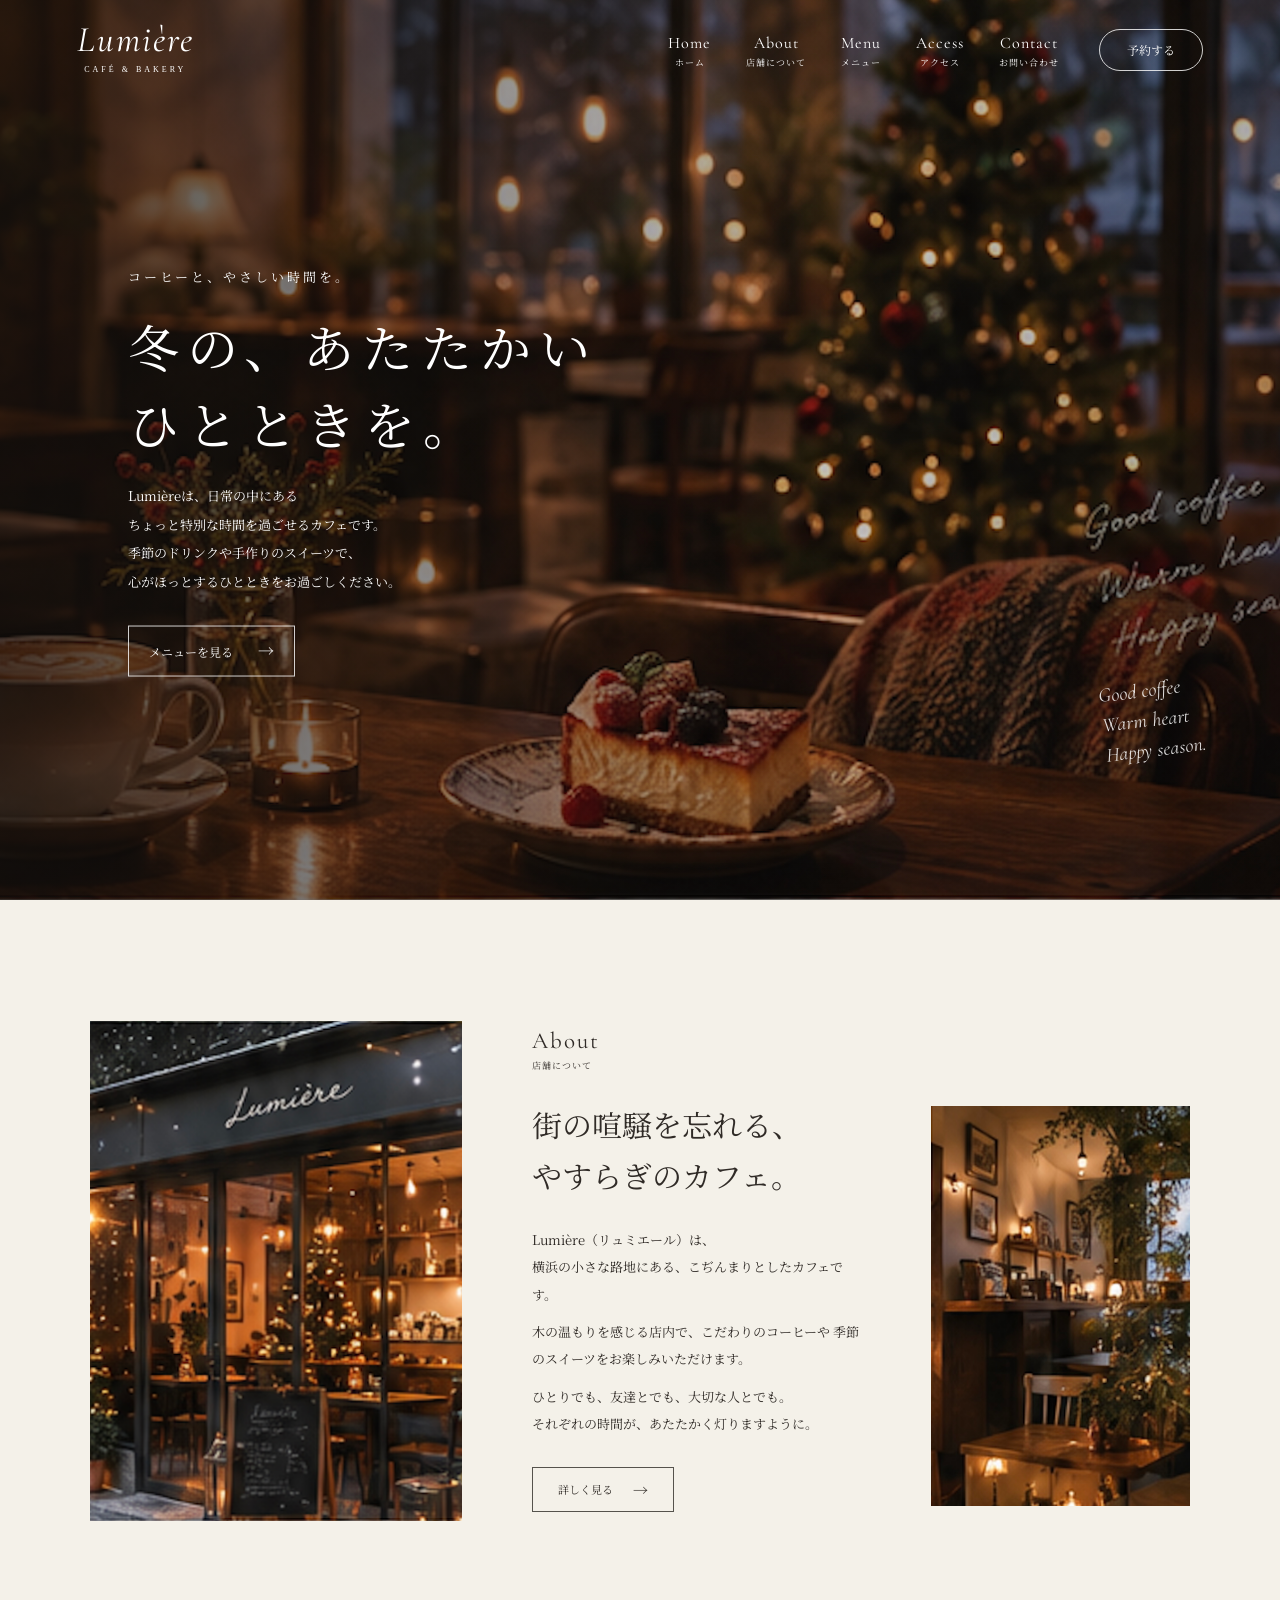
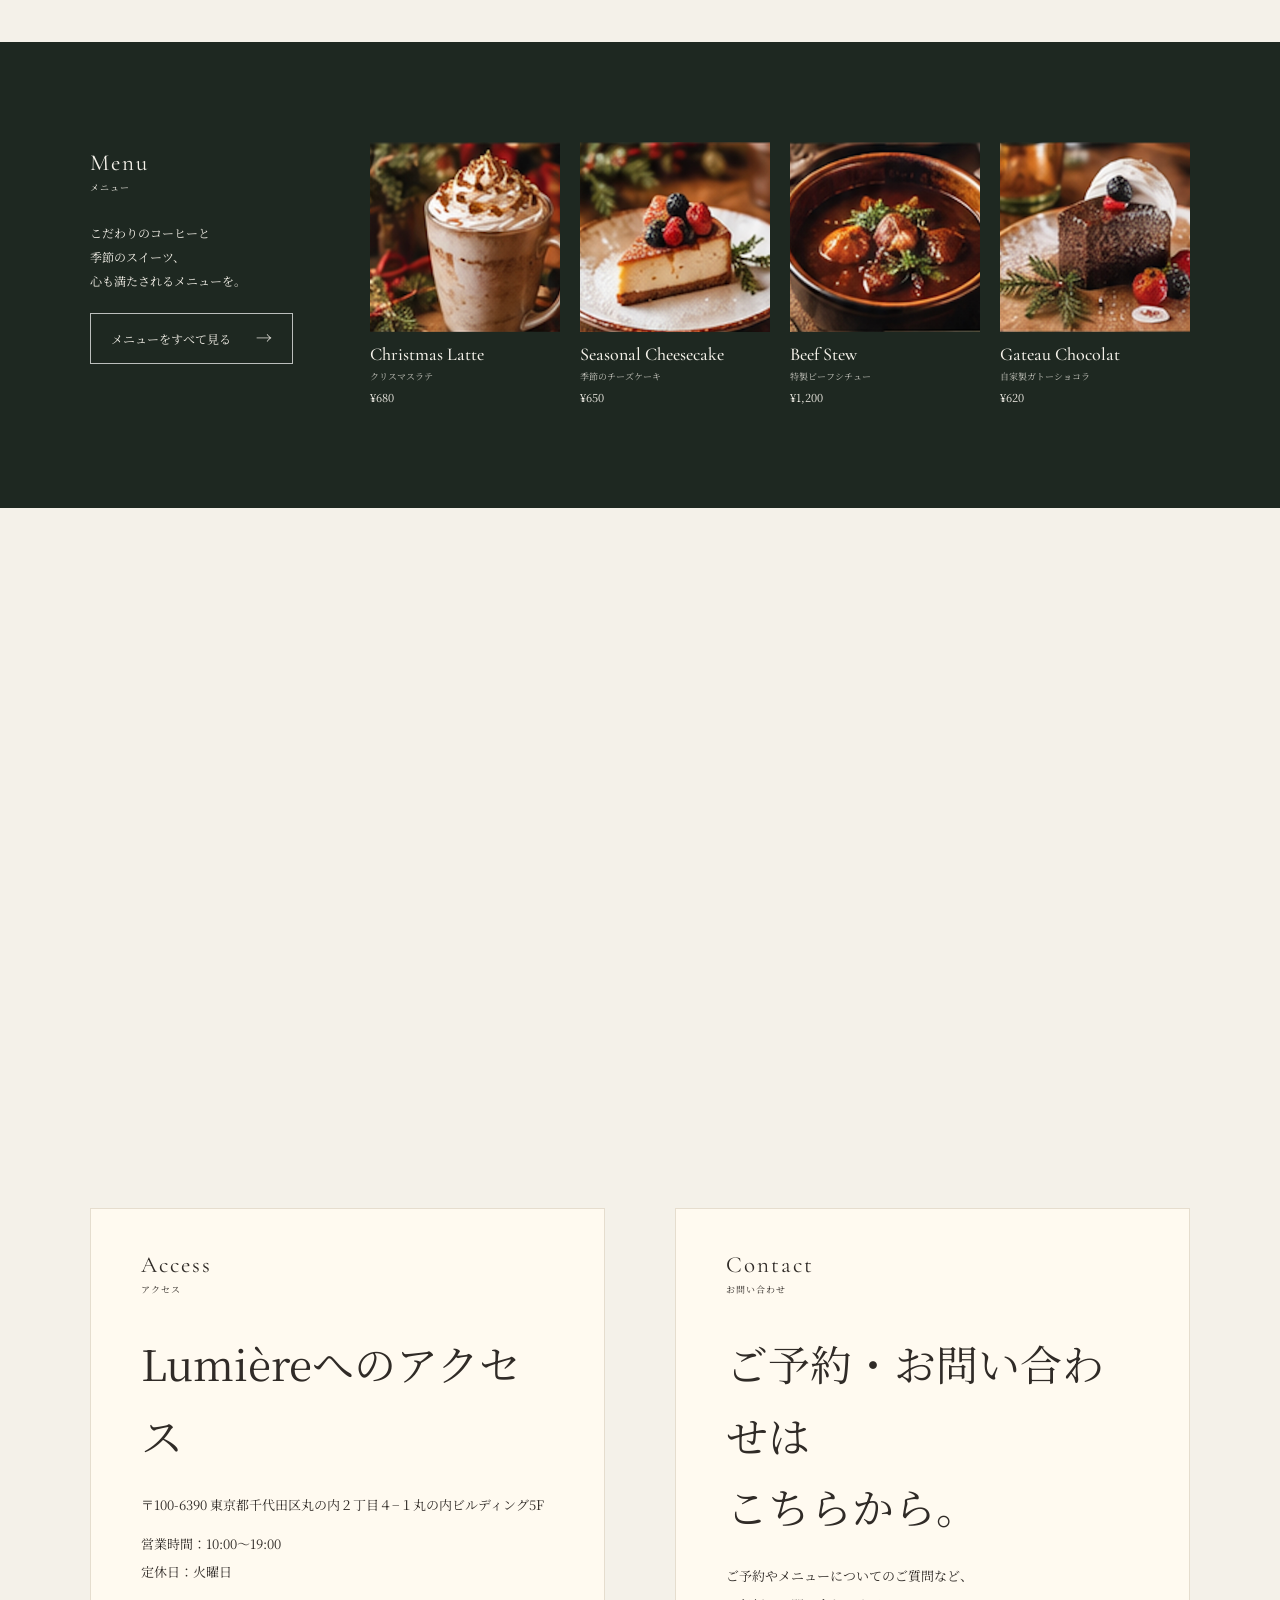
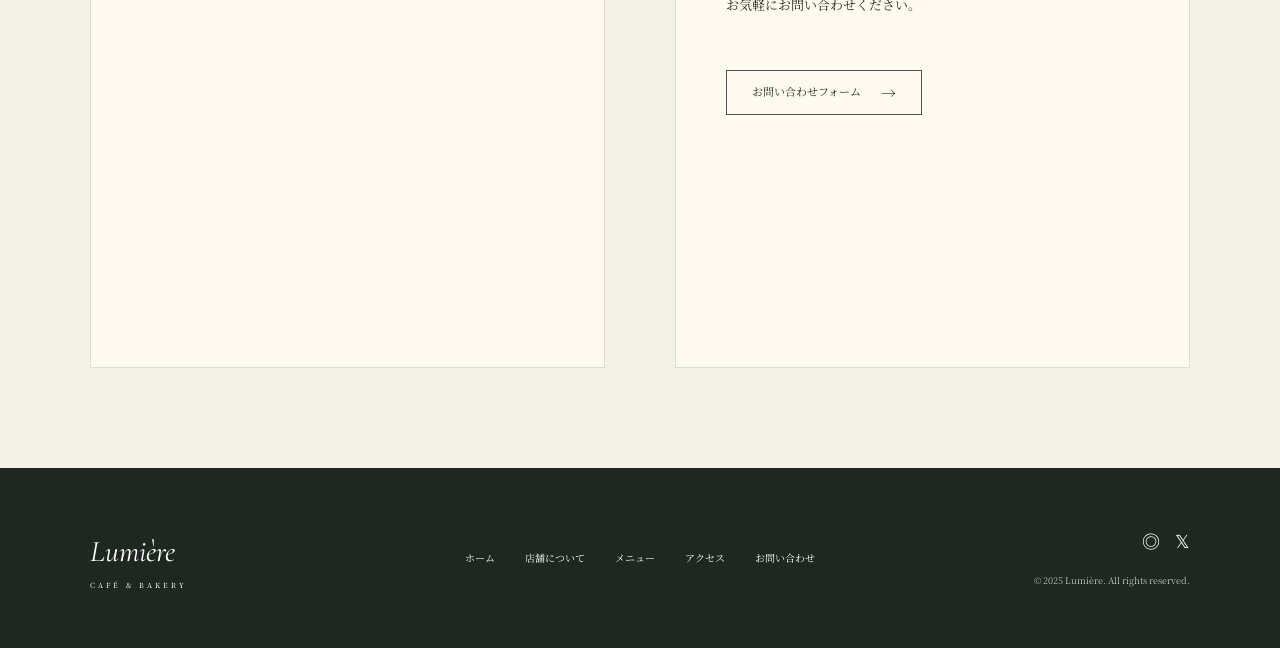
<file: index.html>
<!DOCTYPE html>
<html lang="ja">
<head>
    <meta charset="UTF-8">
    <meta name="viewport" content="width=device-width, initial-scale=1.0">

    <title>Lumière | Café & Bakery</title>

    <meta
        name="description"
        content="Lumièreは、日常の中にあるちょっと特別な時間を過ごせるカフェです。"
    >

    <link rel="stylesheet" href="style.css">

    <!-- Google Fonts -->
    <link rel="preconnect" href="https://fonts.googleapis.com">
    <link rel="preconnect" href="https://fonts.gstatic.com" crossorigin>
    <link href="https://fonts.googleapis.com/css2?family=Cormorant+Garamond:wght@400;500;600&family=Noto+Serif+JP:wght@400;500;600&display=swap" rel="stylesheet">
</head>

<body>

<!-- =========================
     Header
========================= -->

<header class="header">

    <a href="#" class="logo">
        <span class="logo-main">Lumière</span>
        <span class="logo-sub">CAFÉ & BAKERY</span>
    </a>

    <nav class="nav">
        <a href="#home">Home<span>ホーム</span></a>
        <a href="#about">About<span>店舗について</span></a>
        <a href="#menu">Menu<span>メニュー</span></a>
        <a href="#access">Access<span>アクセス</span></a>
        <a href="#contact">Contact<span>お問い合わせ</span></a>
    </nav>

    <a href="contact.html" class="reserve-button">
        予約する
    </a>

    <button class="menu-button" aria-label="メニューを開く">
        <span></span>
        <span></span>
        <span></span>
    </button>

</header>


<main>

<!-- =========================
     Hero
========================= -->

<section id="home" class="hero">

    <div class="hero-bg">
        <img
            src="images/hero.jpg"
            alt="Lumière店内"
        >
    </div>

    <div class="hero-overlay"></div>

    <div class="hero-content">

        <p class="hero-small">
            コーヒーと、やさしい時間を。
        </p>

        <h1>
            冬の、あたたかい<br>
            ひとときを。
        </h1>

        <p class="hero-description">
            Lumièreは、日常の中にある<br>
            ちょっと特別な時間を過ごせるカフェです。<br>
            季節のドリンクや手作りのスイーツで、<br>
            心がほっとするひとときをお過ごしください。
        </p>

        <a href="#menu" class="outline-button">
            メニューを見る
            <span>→</span>
        </a>

    </div>

    <p class="hero-message">
        Good coffee<br>
        Warm heart<br>
        Happy season.
    </p>

</section>


<!-- =========================
     About
========================= -->

<section id="about" class="about section">

    <div class="about-image">
        <img
            src="images/shop.jpg"
            alt="Lumière外観"
        >
    </div>

    <div class="about-content">

        <p class="section-label">About</p>
        <span class="section-label-jp">店舗について</span>

        <h2>
            街の喧騒を忘れる、<br>
            やすらぎのカフェ。
        </h2>

        <p>
            Lumière（リュミエール）は、<br>
            横浜の小さな路地にある、こぢんまりとしたカフェです。
        </p>

        <p>
            木の温もりを感じる店内で、こだわりのコーヒーや
            季節のスイーツをお楽しみいただけます。
        </p>

        <p>
            ひとりでも、友達とでも、大切な人とでも。<br>
            それぞれの時間が、あたたかく灯りますように。
        </p>

        <a href="about.html" class="text-button">
            詳しく見る
            <span>→</span>
        </a>

    </div>

    <div class="about-small-image">
        <img
            src="images/interior.jpg"
            alt="Lumière店内"
        >
    </div>

</section>


<!-- =========================
     Menu
========================= -->

<section id="menu" class="menu section">

    <div class="menu-intro">

        <p class="section-label">Menu</p>
        <span class="section-label-jp">メニュー</span>

        <p>
            こだわりのコーヒーと<br>
            季節のスイーツ、<br>
            心も満たされるメニューを。
        </p>

        <a href="#" class="outline-button">
            メニューをすべて見る
            <span>→</span>
        </a>

    </div>


    <div class="menu-items">

        <article class="menu-item">

            <div class="menu-image">
                <img
                    src="images/latte.jpg"
                    alt="クリスマスラテ"
                >
            </div>

            <h3>Christmas Latte</h3>
            <p class="menu-jp">クリスマスラテ</p>
            <span class="price">¥680</span>

        </article>


        <article class="menu-item">

            <div class="menu-image">
                <img
                    src="images/cheesecake.jpg"
                    alt="季節のチーズケーキ"
                >
            </div>

            <h3>Seasonal Cheesecake</h3>
            <p class="menu-jp">季節のチーズケーキ</p>
            <span class="price">¥650</span>

        </article>


        <article class="menu-item">

            <div class="menu-image">
                <img
                    src="images/beef-stew.jpg"
                    alt="特製ビーフシチュー"
                >
            </div>

            <h3>Beef Stew</h3>
            <p class="menu-jp">特製ビーフシチュー</p>
            <span class="price">¥1,200</span>

        </article>


        <article class="menu-item">

            <div class="menu-image">
                <img
                    src="images/gateau.jpg"
                    alt="自家製ガトーショコラ"
                >
            </div>

            <h3>Gateau Chocolat</h3>
            <p class="menu-jp">自家製ガトーショコラ</p>
            <span class="price">¥620</span>

        </article>

    </div>

</section>


<!-- =========================
     Gallery
========================= -->

<section class="gallery section">

    <div class="gallery-images">

        <img
            class="gallery-large"
            src="images/latte2.jpg"
            alt="コーヒー"
        >

        <div class="gallery-grid">

            

            <img
                src="images/tree.jpg"
                alt="クリスマス装飾"
            >

            <img
                src="images/interior2.jpg"
                alt="テーブル"
            >

        </div>

    </div>


    <div class="gallery-content">

        <p class="section-label">Gallery</p>
        <span class="section-label-jp">
            店内の様子・ドリンク・スイーツ
        </span>

        <p>
            ゆったりとした時間が流れる店内や、
            季節限定のドリンク・スイーツなど、
            Lumièreの魅力を写真でご紹介します。
        </p>

        <a href="#" class="text-button">
            ギャラリーを見る
            <span>→</span>
        </a>

        <p class="handwritten">
            A little<br>
            happiness<br>
            in your day.
        </p>

    </div>

</section>


<!-- =========================
     Access
========================= -->

<section id="access" class="access section">

    <div class="access-grid">

        <!-- Access -->

        <div class="access-content">

            <p class="section-label">
                Access
            </p>

            <span class="section-label-jp">
                アクセス
            </span>

            <h2>
                Lumièreへのアクセス
            </h2>

            <p class="access-address">
                〒100-6390 東京都千代田区丸の内２丁目４−１丸の内ビルディング5F
            </p>

            <p class="access-info">
                営業時間：10:00〜19:00<br>
                定休日：火曜日
            </p>

            <!-- Google Map -->

            <div class="access-map">

                <iframe
                    src="https://www.google.com/maps/embed?pb=!1m18!1m12!1m3!1d2364.258382627391!2d139.76171491724682!3d35.67985411323307!2m3!1f0!2f0!3f0!3m2!1i1024!2i768!4f13.1!3m3!1m2!1s0x60188bf992c34823%3A0x21ed577a75a4b0d1!2z5Li444Gu5YaF44OT44Or44OH44Kj44Oz44Kw!5e0!3m2!1sja!2sjp!4v1789788895677!5m2!1sja!2sjp"
                    loading="lazy"
                    referrerpolicy="no-referrer-when-downgrade"
                    allowfullscreen="">
                </iframe>
            </div>

        </div>


        <!-- Contact -->

        <div class="access-contact">

            <p class="section-label">
                Contact
            </p>

            <span class="section-label-jp">
                お問い合わせ
            </span>

            <h2>
                ご予約・お問い合わせは<br>
                こちらから。
            </h2>

            <p>
                ご予約やメニューについてのご質問など、<br>
                お気軽にお問い合わせください。
            </p>

            <a href="contact.html" class="text-button">
                お問い合わせフォーム
                <span>→</span>
            </a>

        </div>

    </div>

</section>

</main>


<!-- =========================
     Footer
========================= -->

<footer class="footer">

    <div class="footer-logo">
        <span>Lumière</span>
        <small>CAFÉ & BAKERY</small>
    </div>

    <nav class="footer-nav">
        <a href="#home">ホーム</a>
        <a href="#about">店舗について</a>
        <a href="#menu">メニュー</a>
        <a href="#access">アクセス</a>
        <a href="#contact">お問い合わせ</a>
    </nav>

    <div class="footer-right">
        <div class="sns">
            <a href="#">◎</a>
            <a href="#">𝕏</a>
        </div>

        <p>© 2025 Lumière. All rights reserved.</p>
    </div>

</footer>


<script src="script.js"></script>

</body>
</html>
</file>
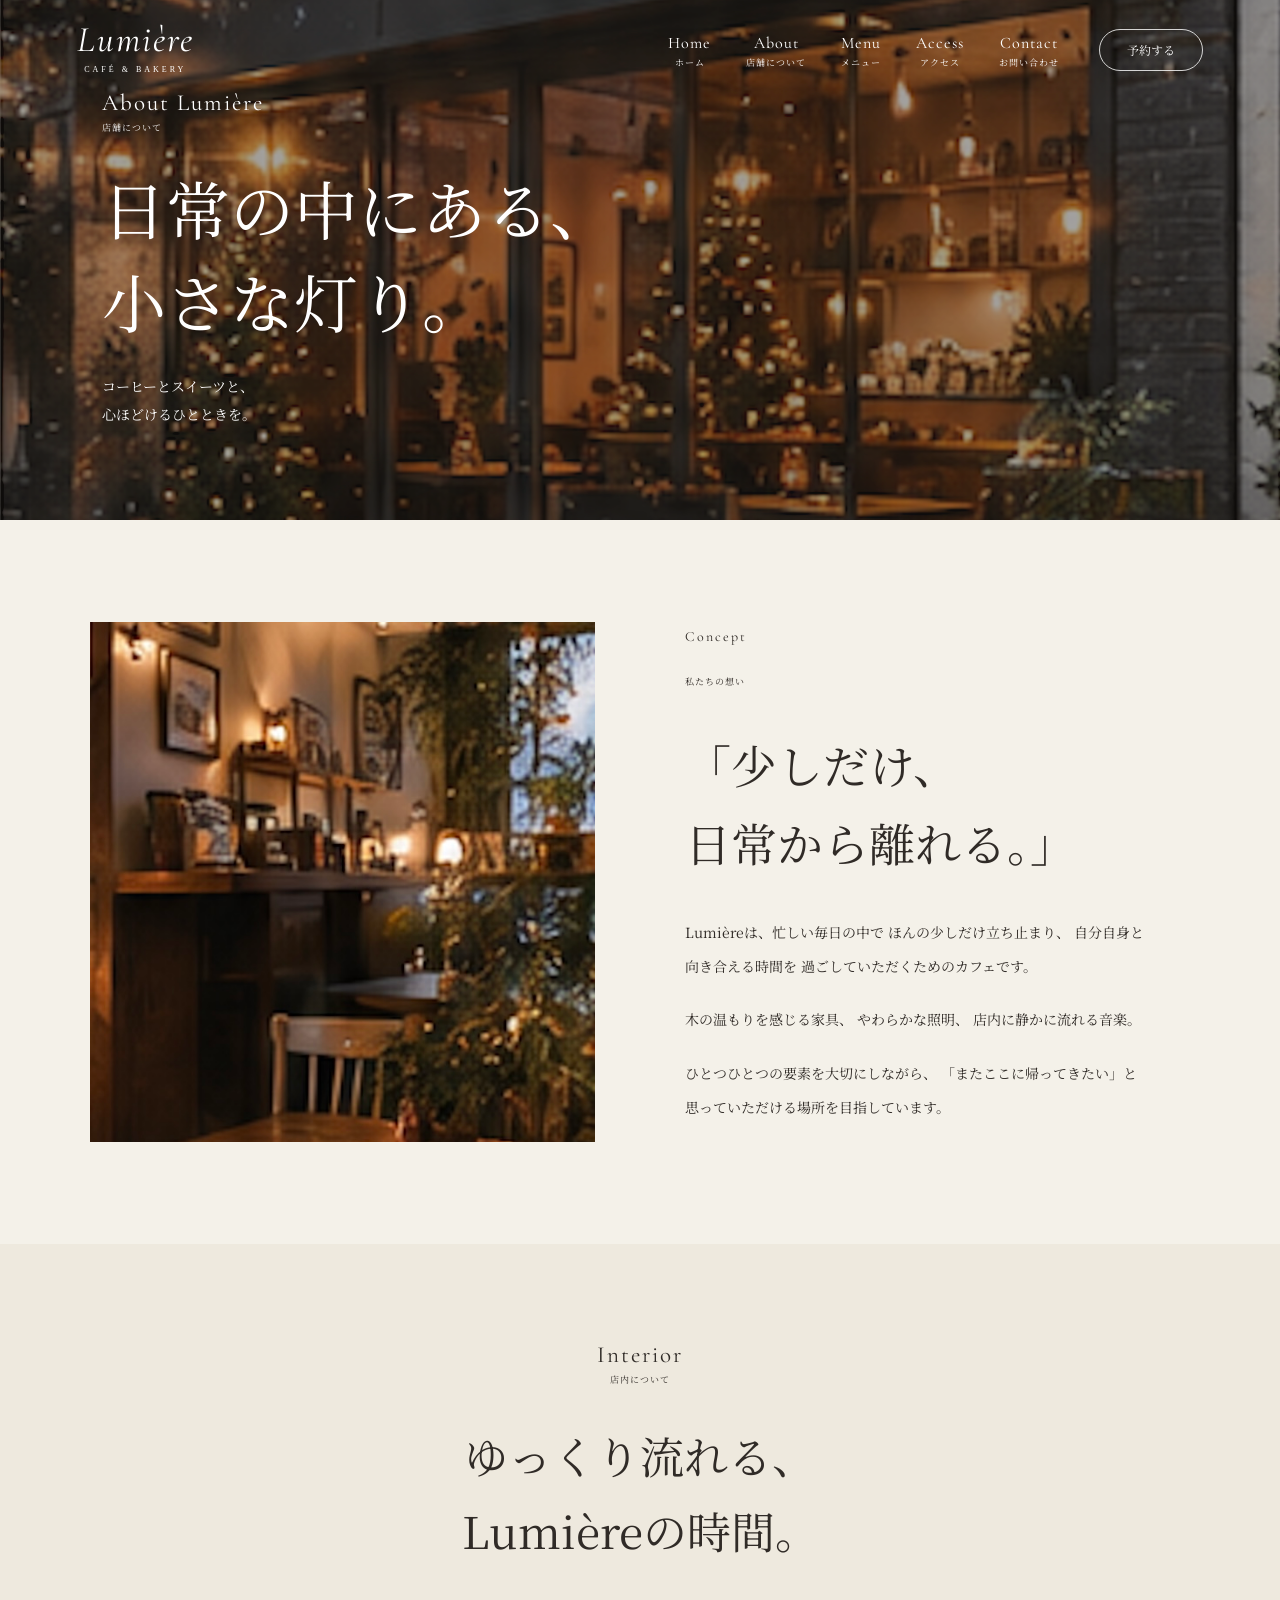
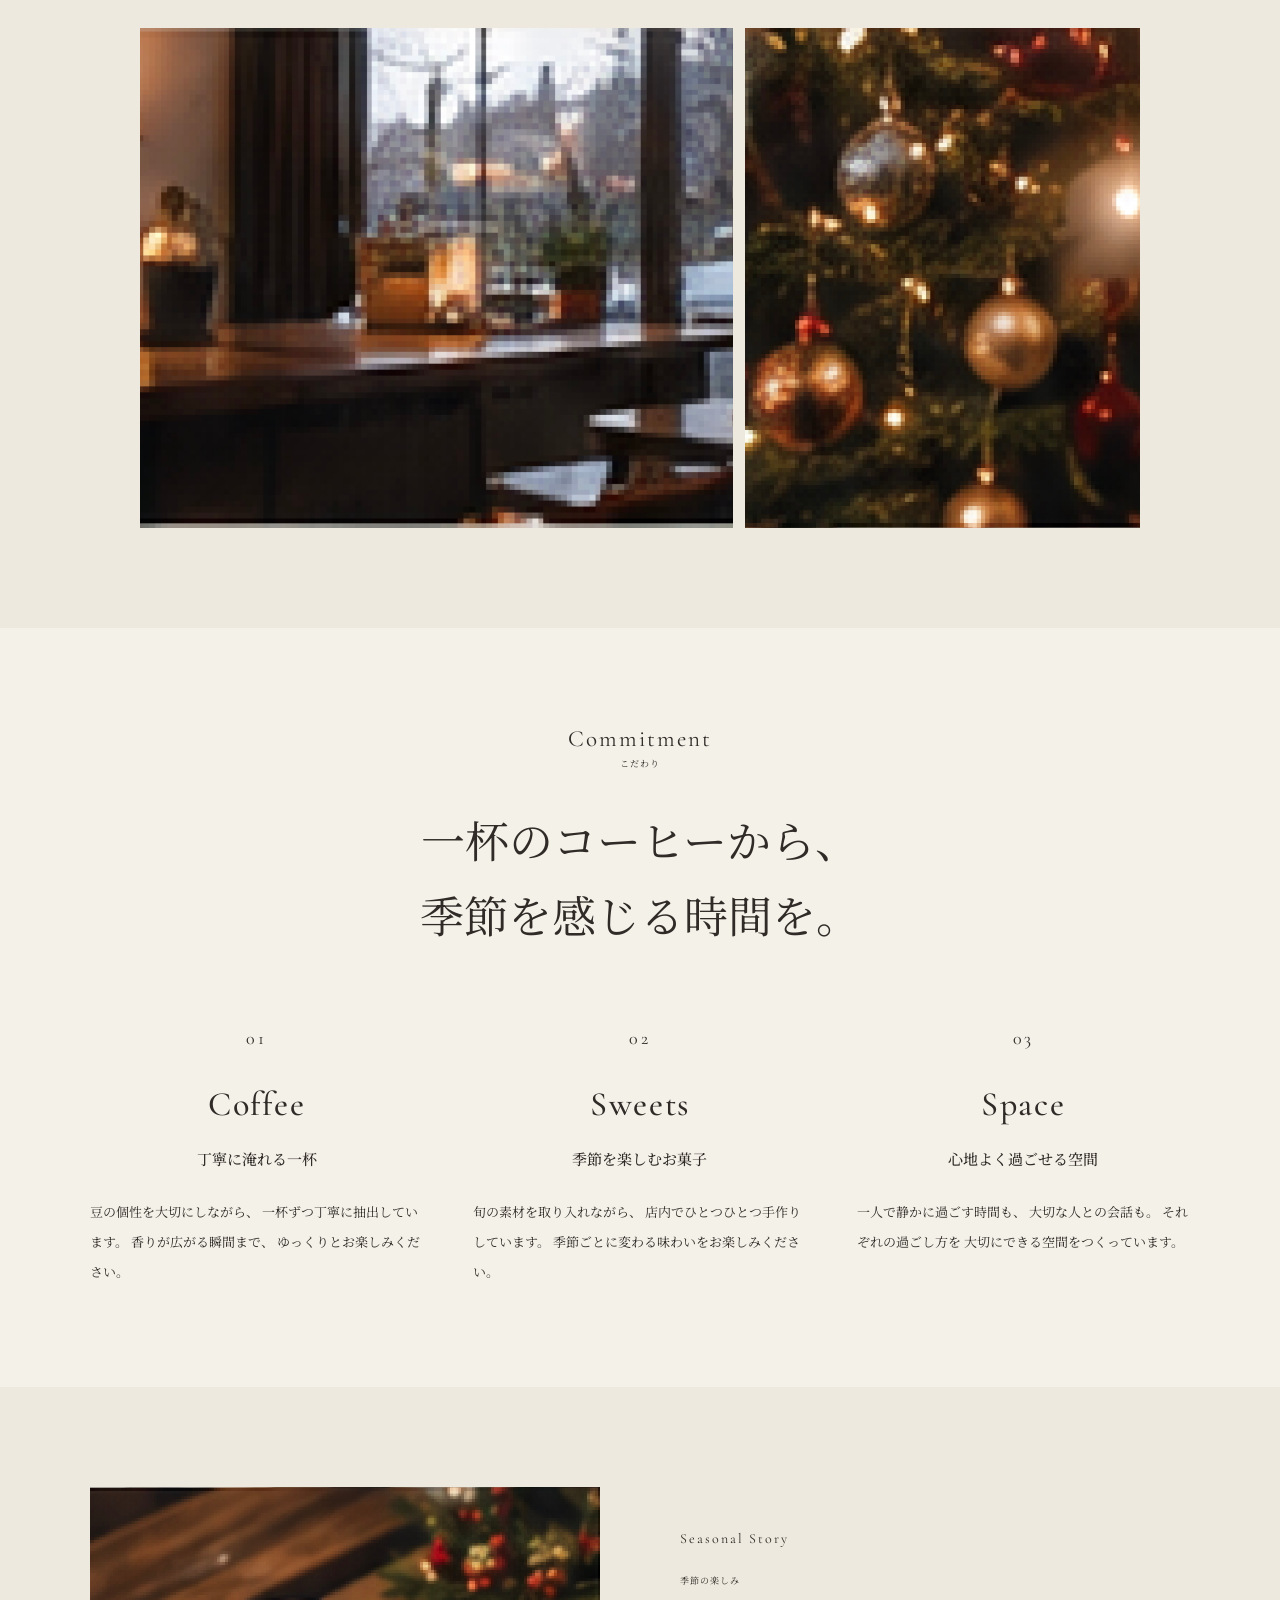
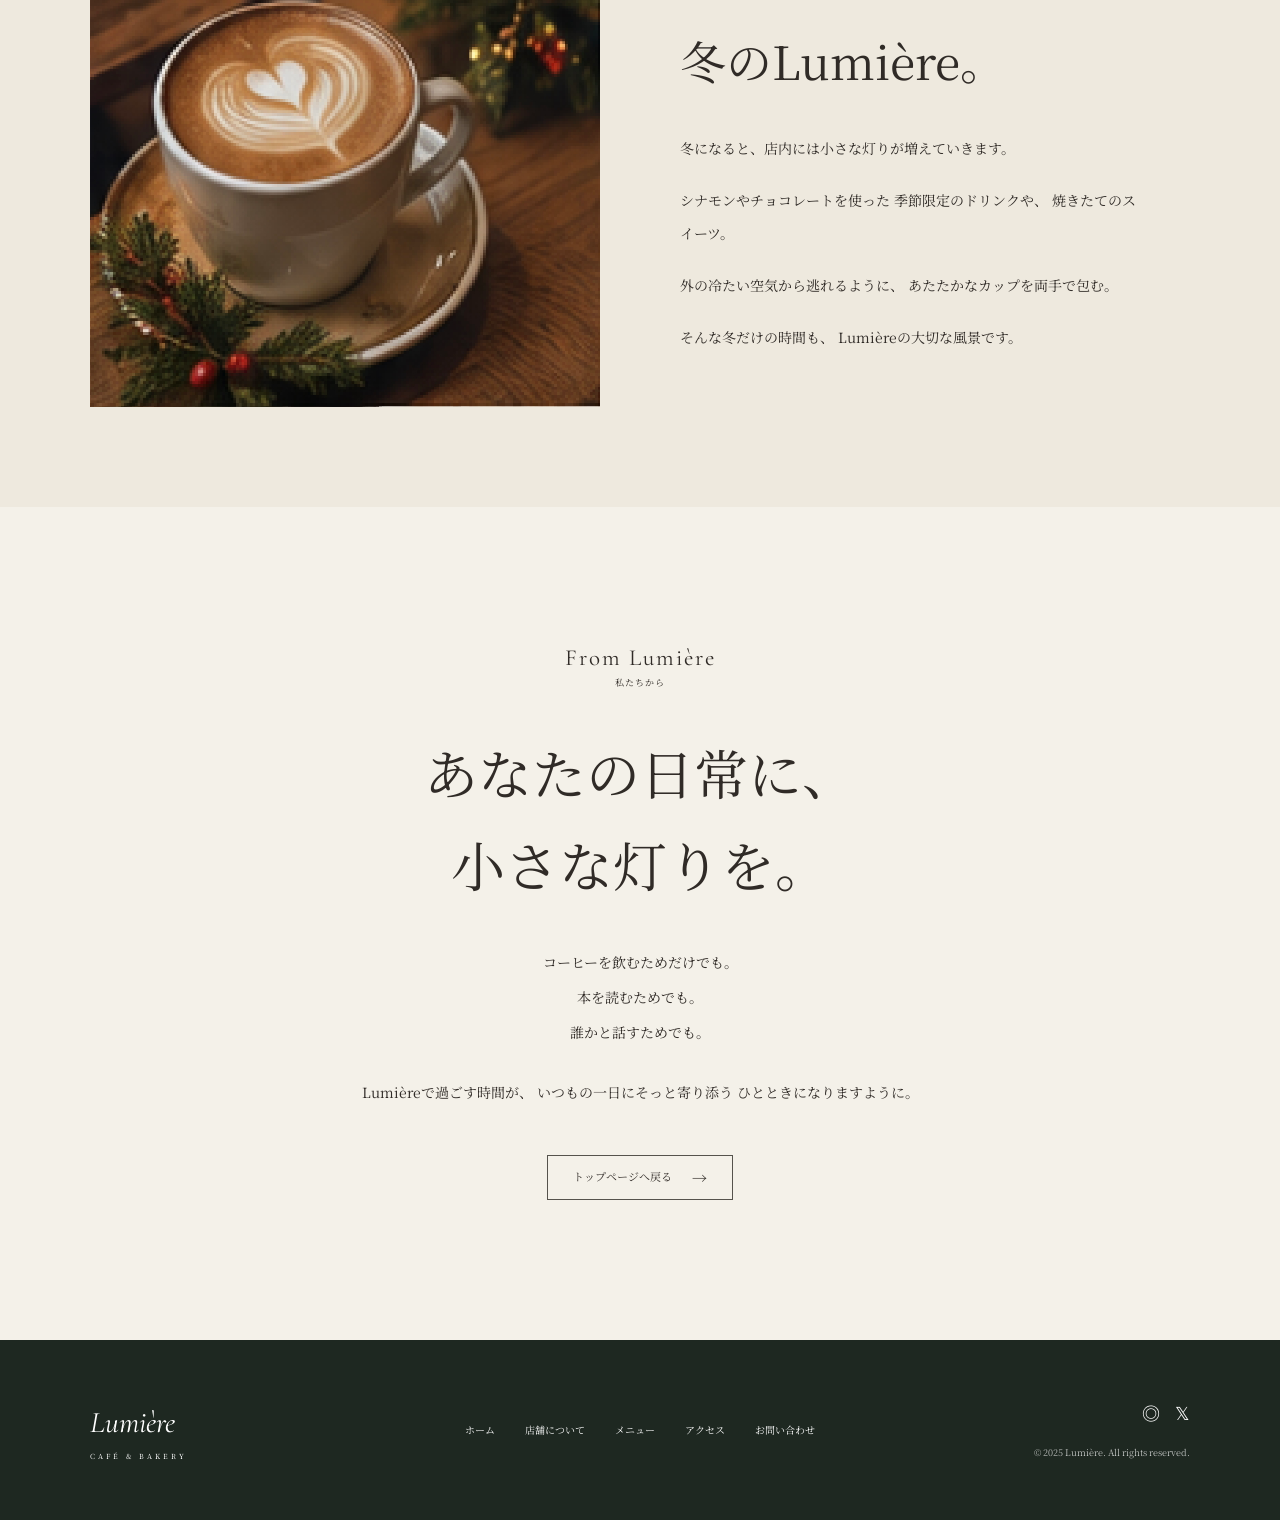
<file: about.html>
<!DOCTYPE html>
<html lang="ja">
<head>
    <meta charset="UTF-8">
    <meta name="viewport" content="width=device-width, initial-scale=1.0">

    <title>About | Lumière Café & Bakery</title>

    <meta
        name="description"
        content="Lumièreのコンセプト、店内、こだわりについてご紹介します。"
    >

    <link rel="stylesheet" href="style.css">

    <!-- Google Fonts -->
    <link rel="preconnect" href="https://fonts.googleapis.com">
    <link rel="preconnect" href="https://fonts.gstatic.com" crossorigin>

    <link
        href="https://fonts.googleapis.com/css2?family=Cormorant+Garamond:wght@400;500;600&family=Noto+Serif+JP:wght@400;500;600&display=swap"
        rel="stylesheet"
    >
</head>

<body>

<!-- =========================
     Header
========================= -->

<header class="header">

    <a href="index.html" class="logo">
        <span class="logo-main">Lumière</span>
        <span class="logo-sub">CAFÉ & BAKERY</span>
    </a>

    <nav class="nav">

        <a href="index.html#home">
            Home
            <span>ホーム</span>
        </a>

        <a href="index.html#about">
            About
            <span>店舗について</span>
        </a>

        <a href="index.html#menu">
            Menu
            <span>メニュー</span>
        </a>

        <a href="index.html#access">
            Access
            <span>アクセス</span>
        </a>

        <a href="index.html#contact">
            Contact
            <span>お問い合わせ</span>
        </a>

    </nav>

    <a href="index.html#contact" class="reserve-button">
        予約する
    </a>

    <button class="menu-button" aria-label="メニューを開く">
        <span></span>
        <span></span>
        <span></span>
    </button>

</header>


<main>

<!-- =========================
     Page Hero
========================= -->

<section class="subpage-hero">

    <div class="subpage-hero-image">

        <img
            src="images/shop.jpg"
            alt="Lumièreの外観"
        >

    </div>

    <div class="subpage-hero-overlay"></div>

    <div class="subpage-hero-content">

        <p class="section-label">
            About Lumière
        </p>

        <span class="section-label-jp">
            店舗について
        </span>

        <h1>
            日常の中にある、<br>
            小さな灯り。
        </h1>

        <p>
            コーヒーとスイーツと、<br>
            心ほどけるひとときを。
        </p>

    </div>

</section>


<!-- =========================
     Concept
========================= -->

<section class="about-detail section">

    <div class="about-detail-image">

        <img
            src="images/interior.jpg"
            alt="Lumière店内"
        >

    </div>

    <div class="about-detail-content">

        <p class="section-label">
            Concept
        </p>

        <span class="section-label-jp">
            私たちの想い
        </span>

        <h2>
            「少しだけ、<br>
            日常から離れる。」
        </h2>

        <p>
            Lumièreは、忙しい毎日の中で
            ほんの少しだけ立ち止まり、
            自分自身と向き合える時間を
            過ごしていただくためのカフェです。
        </p>

        <p>
            木の温もりを感じる家具、
            やわらかな照明、
            店内に静かに流れる音楽。
        </p>

        <p>
            ひとつひとつの要素を大切にしながら、
            「またここに帰ってきたい」と
            思っていただける場所を目指しています。
        </p>

    </div>

</section>


<!-- =========================
     Interior
========================= -->

<section class="about-interior section">

    <div class="about-section-heading">

        <p class="section-label">
            Interior
        </p>

        <span class="section-label-jp">
            店内について
        </span>

        <h2>
            ゆっくり流れる、<br>
            Lumièreの時間。
        </h2>

    </div>


    <div class="about-interior-grid">

        <div class="about-interior-large">

            <img
                src="images/interior2.jpg"
                alt="Lumièreのテーブル席"
            >

        </div>

        <div class="about-interior-small">

            <img
                src="images/tree.jpg"
                alt="店内のクリスマス装飾"
            >

        </div>

    </div>

</section>


<!-- =========================
     Commitment
========================= -->

<section class="about-commitment section">

    <div class="about-commitment-heading">

        <p class="section-label">
            Commitment
        </p>

        <span class="section-label-jp">
            こだわり
        </span>

        <h2>
            一杯のコーヒーから、<br>
            季節を感じる時間を。
        </h2>

    </div>


    <div class="commitment-items">

        <article class="commitment-item">

            <div class="commitment-number">
                01
            </div>

            <h3>
                Coffee
            </h3>

            <h4>
                丁寧に淹れる一杯
            </h4>

            <p>
                豆の個性を大切にしながら、
                一杯ずつ丁寧に抽出しています。
                香りが広がる瞬間まで、
                ゆっくりとお楽しみください。
            </p>

        </article>


        <article class="commitment-item">

            <div class="commitment-number">
                02
            </div>

            <h3>
                Sweets
            </h3>

            <h4>
                季節を楽しむお菓子
            </h4>

            <p>
                旬の素材を取り入れながら、
                店内でひとつひとつ手作りしています。
                季節ごとに変わる味わいをお楽しみください。
            </p>

        </article>


        <article class="commitment-item">

            <div class="commitment-number">
                03
            </div>

            <h3>
                Space
            </h3>

            <h4>
                心地よく過ごせる空間
            </h4>

            <p>
                一人で静かに過ごす時間も、
                大切な人との会話も。
                それぞれの過ごし方を
                大切にできる空間をつくっています。
            </p>

        </article>

    </div>

</section>


<!-- =========================
     Seasonal
========================= -->

<section class="about-season section">

    <div class="about-season-image">

        <img
            src="images/latte2.jpg"
            alt="季節限定のラテ"
        >

    </div>

    <div class="about-season-content">

        <p class="section-label">
            Seasonal Story
        </p>

        <span class="section-label-jp">
            季節の楽しみ
        </span>

        <h2>
            冬のLumière。
        </h2>

        <p>
            冬になると、店内には小さな灯りが増えていきます。
        </p>

        <p>
            シナモンやチョコレートを使った
            季節限定のドリンクや、
            焼きたてのスイーツ。
        </p>

        <p>
            外の冷たい空気から逃れるように、
            あたたかなカップを両手で包む。
        </p>

        <p>
            そんな冬だけの時間も、
            Lumièreの大切な風景です。
        </p>

    </div>

</section>


<!-- =========================
     Message
========================= -->

<section class="about-message section">

    <p class="section-label">
        From Lumière
    </p>

    <p class="section-label-jp">
        私たちから
    </p>

    <h2>
        あなたの日常に、<br>
        小さな灯りを。
    </h2>

    <p>
        コーヒーを飲むためだけでも。<br>
        本を読むためでも。<br>
        誰かと話すためでも。
    </p>

    <p>
        Lumièreで過ごす時間が、
        いつもの一日にそっと寄り添う
        ひとときになりますように。
    </p>

    <a href="index.html" class="text-button">
        トップページへ戻る
        <span>→</span>
    </a>

</section>

</main>


<!-- =========================
     Footer
========================= -->

<footer class="footer">

    <div class="footer-logo">

        <span>Lumière</span>
        <small>CAFÉ & BAKERY</small>

    </div>

    <nav class="footer-nav">

        <a href="index.html#home">
            ホーム
        </a>

        <a href="index.html#about">
            店舗について
        </a>

        <a href="index.html#menu">
            メニュー
        </a>

        <a href="index.html#access">
            アクセス
        </a>

        <a href="index.html#contact">
            お問い合わせ
        </a>

    </nav>

    <div class="footer-right">

        <div class="sns">
            <a href="#">◎</a>
            <a href="#">𝕏</a>
        </div>

        <p>
            © 2025 Lumière. All rights reserved.
        </p>

    </div>

</footer>


<script src="script.js"></script>

</body>
</html>
</file>
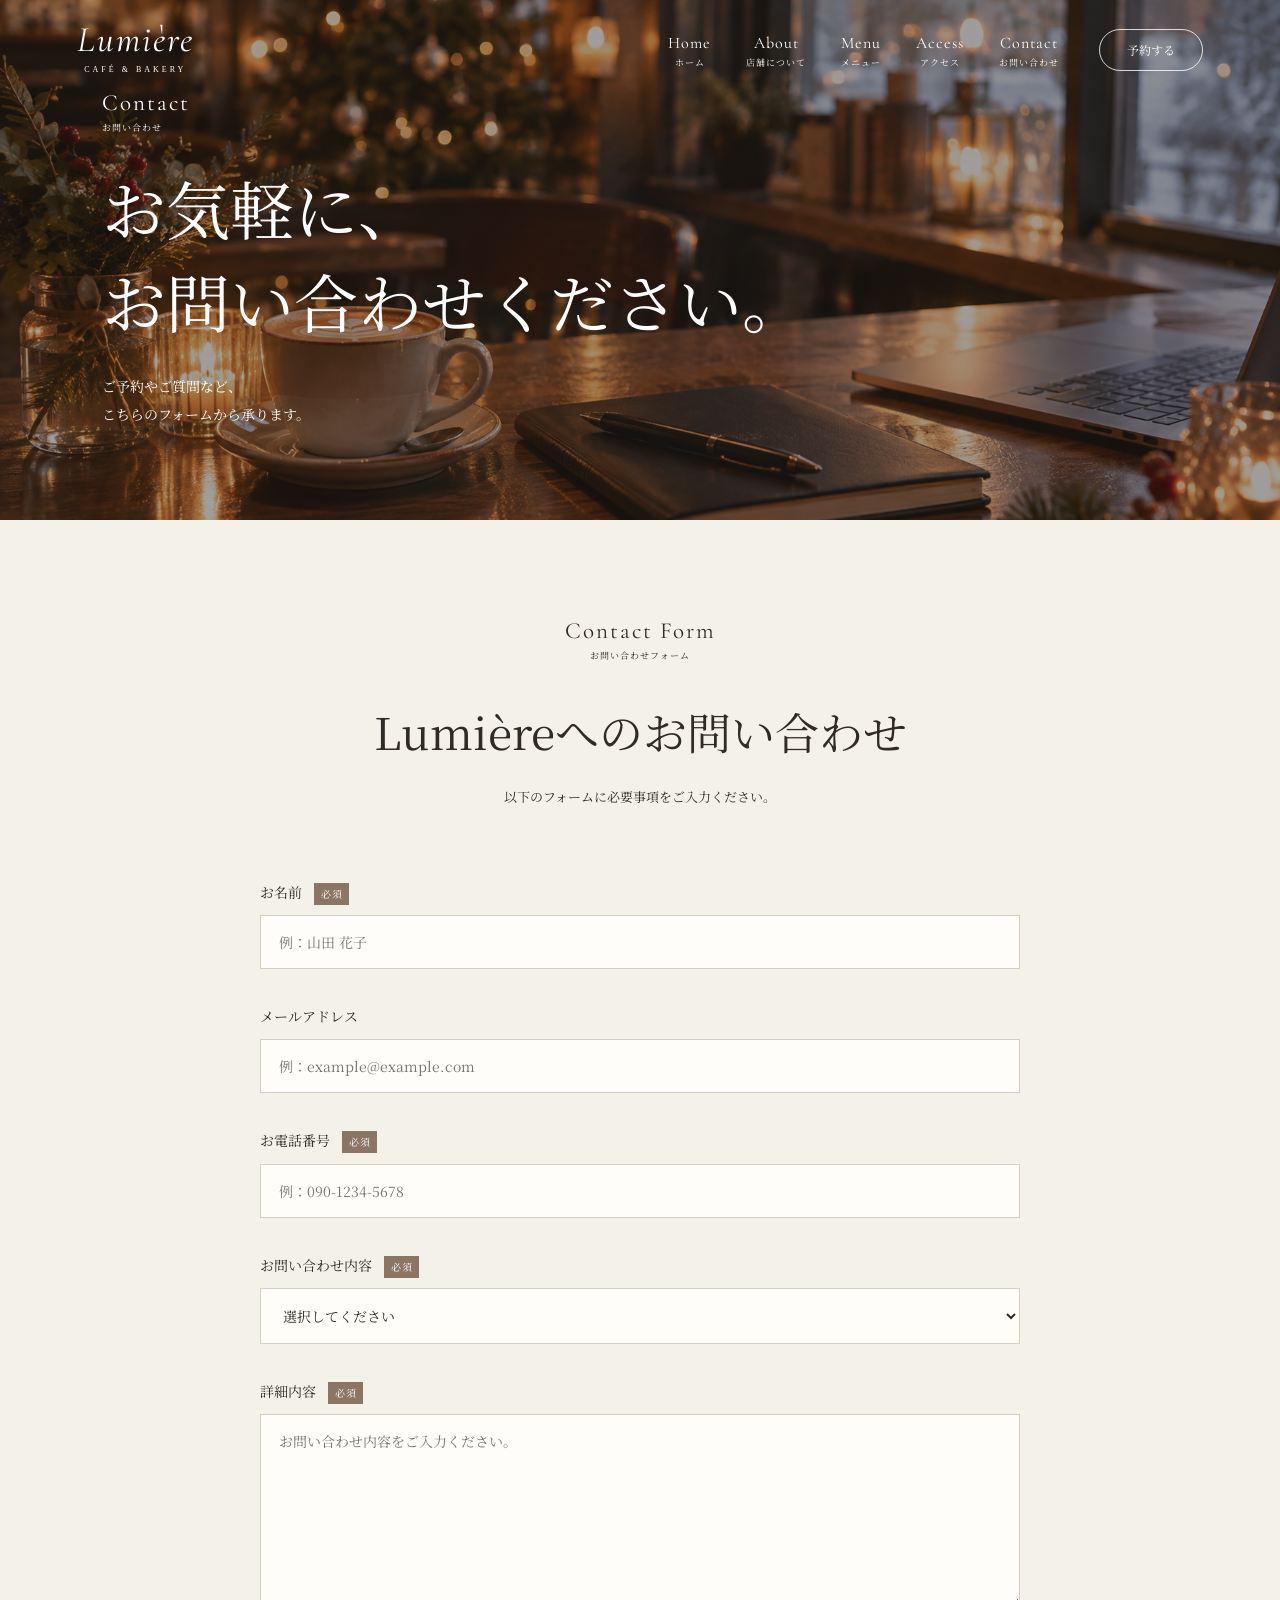
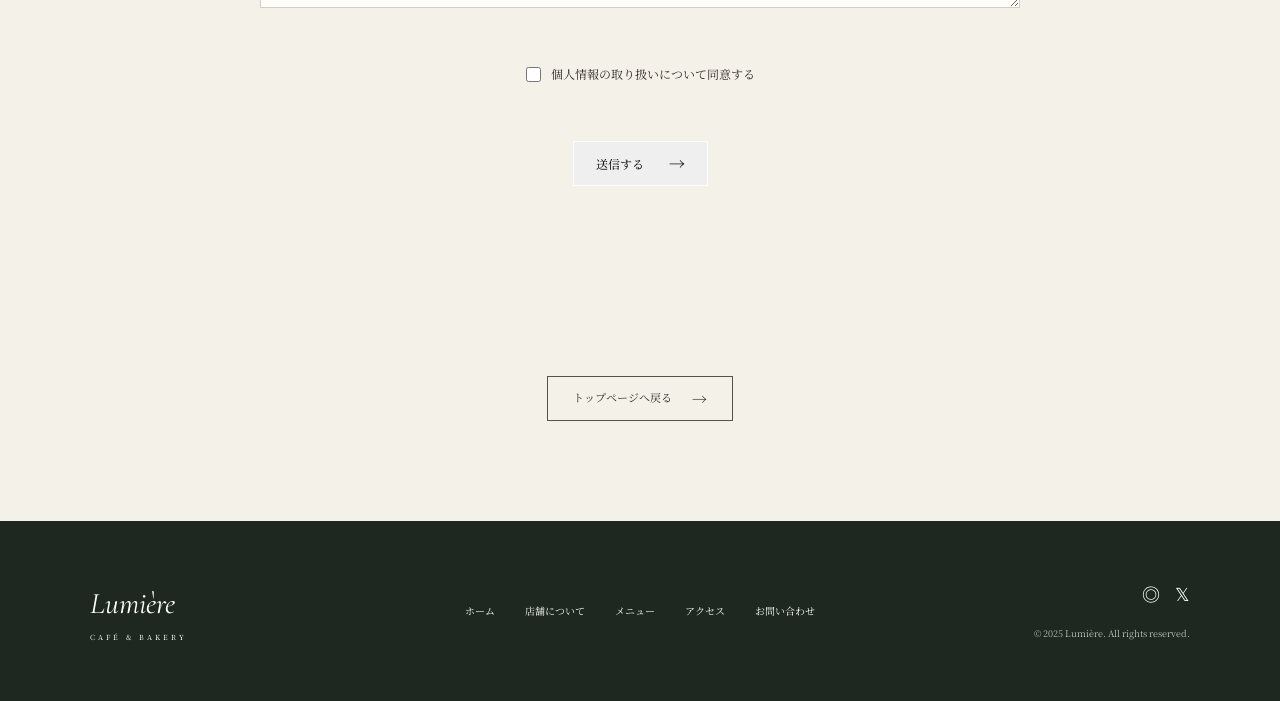
<file: contact.html>
<!DOCTYPE html>
<html lang="ja">
<head>
    <meta charset="UTF-8">
    <meta name="viewport" content="width=device-width, initial-scale=1.0">

    <title>Contact | Lumière Café & Bakery</title>

    <meta
        name="description"
        content="Lumièreへのご予約・お問い合わせはこちらから。"
    >

    <link rel="stylesheet" href="style.css">

    <!-- Google Fonts -->
    <link rel="preconnect" href="https://fonts.googleapis.com">
    <link rel="preconnect" href="https://fonts.gstatic.com" crossorigin>

    <link
        href="https://fonts.googleapis.com/css2?family=Cormorant+Garamond:wght@400;500;600&family=Noto+Serif+JP:wght@400;500;600&display=swap"
        rel="stylesheet"
    >
</head>

<body>

<!-- =========================
     Header
========================= -->

<header class="header">

    <a href="index.html" class="logo">
        <span class="logo-main">Lumière</span>
        <span class="logo-sub">CAFÉ & BAKERY</span>
    </a>

    <nav class="nav">

        <a href="index.html#home">
            Home
            <span>ホーム</span>
        </a>

        <a href="index.html#about">
            About
            <span>店舗について</span>
        </a>

        <a href="index.html#menu">
            Menu
            <span>メニュー</span>
        </a>

        <a href="index.html#access">
            Access
            <span>アクセス</span>
        </a>

        <a href="contact.html">
            Contact
            <span>お問い合わせ</span>
        </a>

    </nav>

    <a href="contact.html" class="reserve-button">
        予約する
    </a>

    <button class="menu-button" aria-label="メニューを開く">
        <span></span>
        <span></span>
        <span></span>
    </button>

</header>


<main>

<!-- =========================
     Contact Hero
========================= -->

<section class="subpage-hero contact-hero">

    <div class="subpage-hero-image">

        <img
            src="images/contact_header.jpg"
            alt="Lumièreの店内"
        >

    </div>

    <div class="subpage-hero-overlay"></div>

    <div class="subpage-hero-content">

        <p class="section-label">
            Contact
        </p>

        <span class="section-label-jp">
            お問い合わせ
        </span>

        <h1>
            お気軽に、<br>
            お問い合わせください。
        </h1>

        <p>
            ご予約やご質問など、<br>
            こちらのフォームから承ります。
        </p>

    </div>

</section>


<!-- =========================
     Contact Form
========================= -->

<section class="contact-form-section section">

    <div class="contact-form-heading">

        <p class="section-label">
            Contact Form
        </p>

        <span class="section-label-jp">
            お問い合わせフォーム
        </span>

        <h2>
            Lumièreへのお問い合わせ
        </h2>

        <p>
            以下のフォームに必要事項をご入力ください。
        </p>

    </div>


    <form class="contact-form" id="contactForm">

        <!-- お名前 -->

        <div class="form-group">

            <label for="name">
                お名前
                <span class="required">必須</span>
            </label>

            <input
                type="text"
                id="name"
                name="name"
                placeholder="例：山田 花子"
                required
            >

        </div>


        <!-- メールアドレス -->

        <div class="form-group">

            <label for="email">
                メールアドレス
            </label>

            <input
                type="email"
                id="email"
                name="email"
                placeholder="例：example@example.com"
                required
            >

        </div>


        <!-- 電話番号 -->

        <div class="form-group">

            <label for="tel">
                お電話番号
                <span class="required">必須</span>
            </label>

            <input
                type="tel"
                id="tel"
                name="tel"
                placeholder="例：090-1234-5678"
                required
            >

        </div>


        <!-- 問い合わせ種類 -->

        <div class="form-group">

            <label for="category">
                お問い合わせ内容
                <span class="required">必須</span>
            </label>

            <select
                id="category"
                name="category"
                required
            >

                <option value="">
                    選択してください
                </option>

                <option value="reservation">
                    ご予約について
                </option>

                <option value="menu">
                    メニューについて
                </option>

                <option value="access">
                    アクセスについて
                </option>

                <option value="other">
                    その他
                </option>

            </select>

        </div>


        <!-- 詳細内容 -->

        <div class="form-group">

            <label for="message">
                詳細内容
                <span class="required">必須</span>
            </label>

            <textarea
                id="message"
                name="message"
                rows="8"
                placeholder="お問い合わせ内容をご入力ください。"
                required
            ></textarea>

        </div>


        <!-- 同意 -->

        <div class="form-agreement">

            <label>

                <input
                    type="checkbox"
                    required
                >

                <span>
                    個人情報の取り扱いについて同意する
                </span>

            </label>

        </div>


        <!-- 送信 -->

        <div class="form-submit">

            <button
                type="submit"
                class="outline-button"
            >
                送信する
                <span>→</span>
            </button>

        </div>

        </form>

        <div class="form-success" id="formSuccess">

        <p class="section-label">
            Thank You
        </p>

        <span class="section-label-jp">
            送信完了
        </span>

        <h2>
            お問い合わせを<br>
            受け付けました。
        </h2>

        <p>
            お問い合わせありがとうございます。<br>
            内容を確認のうえ、担当者よりご連絡いたします。
        </p>

    <a href="index.html" class="text-button">
        トップページへ戻る
        <span>→</span>
    </a>

</div>

</section>


<!-- =========================
     Back
========================= -->

<section class="contact-back">

    <a
        href="index.html"
        class="text-button"
    >
        トップページへ戻る
        <span>→</span>
    </a>

</section>

</main>


<!-- =========================
     Footer
========================= -->

<footer class="footer">

    <div class="footer-logo">

        <span>Lumière</span>
        <small>CAFÉ & BAKERY</small>

    </div>

    <nav class="footer-nav">

        <a href="index.html#home">
            ホーム
        </a>

        <a href="index.html#about">
            店舗について
        </a>

        <a href="index.html#menu">
            メニュー
        </a>

        <a href="index.html#access">
            アクセス
        </a>

        <a href="contact.html">
            お問い合わせ
        </a>

    </nav>

    <div class="footer-right">

        <div class="sns">
            <a href="#">◎</a>
            <a href="#">𝕏</a>
        </div>

        <p>
            © 2025 Lumière. All rights reserved.
        </p>

    </div>

</footer>


<script src="script.js"></script>

</body>
</html>
</file>
<file: style.css>
/* =========================
   Reset
========================= */

* {
    margin: 0;
    padding: 0;
    box-sizing: border-box;
}

html {
    scroll-behavior: smooth;
}

body {
    color: #302b27;
    background: #f4f1e9;
    font-family: "Noto Serif JP", serif;
    line-height: 1.8;
}

img {
    display: block;
    width: 100%;
    height: 100%;
    object-fit: cover;
}

a {
    color: inherit;
    text-decoration: none;
}

button {
    font-family: inherit;
}


/* =========================
   Header
========================= */

.header {
    position: absolute;
    top: 0;
    left: 0;
    z-index: 100;

    width: 100%;
    height: 100px;

    display: flex;
    align-items: center;

    padding: 0 6vw;

    color: white;
}


/* Logo */

.logo {
    display: flex;
    flex-direction: column;

    margin-right: auto;
}

.logo-main {
    font-family: "Cormorant Garamond", serif;
    font-size: 36px;
    font-style: italic;
    line-height: 1;
    letter-spacing: 2px;
}

.logo-sub {
    font-family: serif;
    font-size: 8px;
    letter-spacing: 3px;
    text-align: center;
    margin-top: 5px;
}


/* Navigation */

.nav {
    display: flex;
    gap: 35px;
    align-items: center;
}

.nav a {
    position: relative;

    font-family: "Cormorant Garamond", serif;
    font-size: 16px;
    letter-spacing: 1px;

    text-align: center;
}

.nav a span {
    display: block;

    font-family: "Noto Serif JP", serif;
    font-size: 9px;

    margin-top: -2px;
    letter-spacing: 1px;
}


/* Reservation */

.reserve-button {
    margin-left: 40px;

    border: 1px solid rgba(255,255,255,.8);
    border-radius: 30px;

    padding: 9px 27px;

    font-size: 12px;

    transition: .3s;
}

.reserve-button:hover {
    background: white;
    color: #292c27;
}


/* Mobile menu */

.menu-button {
    display: none;

    width: 40px;
    height: 40px;

    border: none;
    background: transparent;

    cursor: pointer;
}

.menu-button span {
    display: block;

    width: 25px;
    height: 1px;

    margin: 6px auto;

    background: white;
}


/* =========================
   Hero
========================= */

.hero {
    position: relative;

    height: 100vh;
    min-height: 700px;

    overflow: hidden;

    color: white;
}

.hero-bg {
    position: absolute;
    inset: 0;
}

.hero-overlay {
    position: absolute;
    inset: 0;

    background:
        linear-gradient(
            90deg,
            rgba(20, 15, 12, .75),
            rgba(20, 15, 12, .25) 65%,
            rgba(20, 15, 12, .35)
        );
}

.hero-content {
    position: absolute;

    left: 10%;
    top: 50%;

    transform: translateY(-45%);

    z-index: 2;
}

.hero-small {
    font-size: 13px;
    letter-spacing: 3px;

    margin-bottom: 20px;
}

.hero h1 {
    font-family: "Noto Serif JP", serif;

    font-size: clamp(38px, 4vw, 60px);

    line-height: 1.5;
    font-weight: 400;

    letter-spacing: 8px;

    margin-bottom: 20px;
}

.hero-description {
    font-size: 13px;
    line-height: 2.2;

    margin-bottom: 30px;
}


/* Hero button */

.outline-button {
    display: inline-flex;

    align-items: center;
    justify-content: center;

    gap: 25px;

    min-width: 135px;

    padding: 10px 20px;

    border: 1px solid rgba(255,255,255,.8);

    font-size: 12px;

    transition: .3s;
}

.outline-button:hover {
    background: white;
    color: #302b27;
}

.outline-button span {
    font-size: 16px;
}


/* Handwritten text */

.hero-message {
    position: absolute;

    right: 6%;
    bottom: 15%;

    font-family: "Cormorant Garamond", serif;

    font-style: italic;
    font-size: 20px;

    line-height: 1.5;

    transform: rotate(-7deg);

    opacity: .85;
}


/* =========================
   Common Section
========================= */

.section {
    padding: 100px 7vw;
}

.section-label {
    font-family: "Cormorant Garamond", serif;

    font-size: 23px;
    letter-spacing: 2px;

    line-height: 1;
}

.section-label-jp {
    display: block;

    font-size: 9px;

    margin-top: 5px;
    margin-bottom: 25px;

    letter-spacing: 1px;
}


/* =========================
   About
========================= */

.about {
    display: grid;

    grid-template-columns:
        1.15fr
        1.2fr
        .8fr;

    gap: 40px;

    align-items: center;

    background: #f4f1e9;
}

.about-image {
    height: 500px;
}

.about-content {
    padding: 30px;
}

.about-content h2 {
    font-size: 30px;

    font-weight: 400;
    line-height: 1.7;

    margin-bottom: 25px;
}

.about-content p:not(.section-label) {
    font-size: 13px;
    line-height: 2.1;

    margin-bottom: 10px;
}

.about-small-image {
    height: 400px;
    margin-top: 70px;
}


/* Text button */

.text-button {
    display: inline-flex;

    align-items: center;
    gap: 20px;

    border: 1px solid #55534d;

    padding: 8px 25px;

    font-size: 11px;

    margin-top: 20px;

    transition: .3s;
}

.text-button:hover {
    background: #30372f;
    color: white;
}

.text-button span {
    font-size: 15px;
}


/* =========================
   Menu
========================= */

.menu {
    background: #1e2821;
    color: #f4f1e9;

    display: grid;

    grid-template-columns: 220px 1fr;

    gap: 60px;
}

.menu-intro {
    padding-top: 10px;
}

.menu-intro > p:not(.section-label) {
    font-size: 12px;

    line-height: 2;

    margin-bottom: 20px;
}

.menu .outline-button {
    border-color: rgba(255,255,255,.7);
}


.menu-items {
    display: grid;

    grid-template-columns:
        repeat(4, 1fr);

    gap: 20px;
}

.menu-image {
    aspect-ratio: 1 / 1;

    overflow: hidden;

    margin-bottom: 12px;
}

.menu-item img {
    transition: transform .5s;
}

.menu-item:hover img {
    transform: scale(1.05);
}

.menu-item h3 {
    font-family: "Cormorant Garamond", serif;

    font-size: 18px;
    font-weight: 500;

    line-height: 1.2;
}

.menu-jp {
    font-size: 9px;
    opacity: .8;

    margin-top: 3px;
}

.price {
    display: block;

    font-size: 11px;

    margin-top: 3px;
}

/* =========================
   Gallery
========================= */

.gallery {
    display: grid;

    grid-template-columns:
        1.3fr
        1fr;

    gap: 70px;

    align-items: center;

    background: #f4f1e9;
}


/* Gallery Images */

.gallery-images {
    display: grid;

    grid-template-columns:
        1.2fr
        1fr;

    gap: 8px;

    height: 400px;
}


/* 大きい画像 */

.gallery-large {
    width: 100%;
    height: 400px;

    object-fit: cover;
    object-position: center;

    overflow: hidden;
}


/* 右側 */

.gallery-grid {
    display: grid;

    grid-template-columns: 1fr;
    grid-template-rows: 1fr 1fr;

    gap: 8px;

    height: 400px;
}


/* 右側の画像 */

.gallery-grid img {
    width: 100%;
    height: 100%;

    object-fit: cover;
    object-position: center;

    min-height: 0;
}


/* Gallery Content */

.gallery-content {
    position: relative;

    padding: 30px;
}

.gallery-content > p:not(.section-label) {
    font-size: 13px;

    line-height: 2.2;

    max-width: 450px;
}

.handwritten {
    position: absolute;

    right: 0;
    bottom: -50px;

    font-family: "Cormorant Garamond", serif;

    font-style: italic;
    font-size: 22px !important;

    line-height: 1.2 !important;

    transform: rotate(-8deg);

    opacity: .7;
}


/* =========================
   Information
========================= */

.information {
    padding-top: 30px;

    display: grid;

    grid-template-columns: 1fr 1fr;

    gap: 20px;
}

.info-box {
    display: grid;

    grid-template-columns: 1fr 1fr;

    min-height: 270px;

    border: 1px solid #dedbd3;

    background: rgba(255,255,255,.25);
}

.info-text {
    padding: 30px;
}

.info-text > p:not(.section-label) {
    font-size: 11px;

    line-height: 2;

    margin-bottom: 10px;
}

.map {
    position: relative;

    display: flex;

    justify-content: center;
    align-items: center;

    background:
        repeating-linear-gradient(
            45deg,
            #e9e7e0,
            #e9e7e0 20px,
            #e2dfd6 20px,
            #e2dfd6 22px
        );

    color: #777;
}

.map-pin {
    position: absolute;

    font-size: 30px;

    color: #30372f;

    transform: translateY(-20px);
}

.map span {
    margin-top: 70px;

    font-family: "Cormorant Garamond", serif;

    font-size: 20px;
}


.contact-image {
    overflow: hidden;
}


/* =========================
   Footer
========================= */

.footer {
    min-height: 180px;

    padding: 45px 7vw;

    display: grid;

    grid-template-columns:
        1fr
        2fr
        1fr;

    align-items: center;

    background: #1e2821;

    color: white;
}


/* Footer logo */

.footer-logo {
    display: flex;
    flex-direction: column;
}

.footer-logo span {
    font-family: "Cormorant Garamond", serif;

    font-size: 30px;

    font-style: italic;
}

.footer-logo small {
    font-size: 7px;

    letter-spacing: 3px;
}


/* Footer nav */

.footer-nav {
    display: flex;

    justify-content: center;

    gap: 30px;

    font-size: 10px;
}


/* Footer right */

.footer-right {
    text-align: right;
}

.sns {
    display: flex;

    justify-content: flex-end;

    gap: 15px;

    margin-bottom: 15px;
}

.sns a {
    font-family: sans-serif;

    font-size: 18px;
}

.footer-right p {
    font-size: 9px;

    opacity: .7;
}


/* =========================
   Responsive
========================= */

@media (max-width: 1000px) {

    .nav {
        gap: 18px;
    }

    .nav a {
        font-size: 14px;
    }

    .reserve-button {
        margin-left: 20px;
        padding: 8px 18px;
    }

    .about {
        grid-template-columns: 1fr 1fr;
    }

    .about-small-image {
        display: none;
    }

    .menu {
        grid-template-columns: 1fr;
    }

    .menu-items {
        grid-template-columns: repeat(2, 1fr);
    }

    .gallery {
        grid-template-columns: 1fr;
    }

    .information {
        grid-template-columns: 1fr;
    }

}


@media (max-width: 700px) {

    .header {
        height: 80px;
        padding: 0 25px;
    }

    .logo-main {
        font-size: 30px;
    }

    .nav {
        display: none;

        position: absolute;

        top: 80px;
        left: 0;

        width: 100%;

        padding: 30px;

        flex-direction: column;

        gap: 20px;

        background: rgba(25,30,26,.97);
    }

    .nav.active {
        display: flex;
    }

    .nav a {
        font-size: 18px;
    }

    .nav a span {
        font-size: 9px;
    }

    .reserve-button {
        display: none;
    }

    .menu-button {
        display: block;
    }


    /* Hero */

    .hero {
        min-height: 650px;
    }

    .hero-content {
        left: 25px;
        right: 25px;
    }

    .hero h1 {
        font-size: 35px;
        letter-spacing: 5px;
    }

    .hero-description {
        font-size: 11px;
    }

    .hero-message {
        right: 20px;
        bottom: 10%;
        font-size: 16px;
    }


    /* Sections */

    .section {
        padding: 70px 25px;
    }


    /* About */

    .about {
        display: block;
    }

    .about-image {
        height: 350px;
        margin-bottom: 30px;
    }

    .about-content {
        padding: 0;
    }

    .about-content h2 {
        font-size: 25px;
    }


    /* Menu */

    .menu {
        display: block;
    }

    .menu-intro {
        margin-bottom: 40px;
    }

    .menu-items {
        grid-template-columns: 1fr 1fr;
        gap: 25px 12px;
    }


    /* Gallery */

    .gallery-images {
        height: auto;

        grid-template-columns: 1fr;
    }

    .gallery-large {
        height: 300px;
    }

    .gallery-grid {
        height: 250px;
    }

    .gallery-content {
        padding: 20px 0;
    }

    .handwritten {
        position: static;
        margin-top: 50px;
    }


    /* Information */

    .info-box {
        grid-template-columns: 1fr;
    }

    .map {
        min-height: 200px;
    }

    .contact-image {
        min-height: 220px;
    }


    /* Footer */

    .footer {
        grid-template-columns: 1fr;

        gap: 30px;

        text-align: center;

        padding: 40px 25px;
    }

    .footer-nav {
        flex-wrap: wrap;
        gap: 15px;
    }

    .footer-right {
        text-align: center;
    }

    .sns {
        justify-content: center;
    }

}

/* =========================
   Scroll Animation
========================= */

.section {
    opacity: 0;
    transform: translateY(30px);
    transition: opacity .8s ease, transform .8s ease;
}

.section.show {
    opacity: 1;
    transform: translateY(0);
}

/* =========================
   About Detail Page
========================= */

.subpage-hero {
    position: relative;
    height: 520px;
    overflow: hidden;
}

.subpage-hero-image {
    position: absolute;
    inset: 0;
}

.subpage-hero-image img {
    width: 100%;
    height: 100%;
    object-fit: cover;
}

.subpage-hero-overlay {
    position: absolute;
    inset: 0;
    background: rgba(35, 30, 26, 0.42);
}

.subpage-hero-content {
    position: relative;
    z-index: 2;
    height: 100%;

    display: flex;
    flex-direction: column;
    justify-content: center;

    padding: 0 8%;
    color: #fff;
}

.subpage-hero-content .section-label {
    color: #fff;
}

.subpage-hero-content .section-label-jp {
    color: #fff;
    margin-bottom: 25px;
}

.subpage-hero-content h1 {
    font-size: clamp(36px, 5vw, 64px);
    font-weight: 400;
    line-height: 1.45;
    margin-bottom: 25px;
}

.subpage-hero-content > p:last-child {
    font-size: 14px;
    line-height: 2;
}


/* =========================
   About Concept
========================= */

.about-detail {
    display: grid;
    grid-template-columns: 1fr 1fr;
    gap: 90px;
    align-items: center;
}

.about-detail-image {
    height: 520px;
    overflow: hidden;
}

.about-detail-image img {
    width: 100%;
    height: 100%;
    object-fit: cover;
}

.about-detail-content {
    padding-right: 8%;
}

.about-detail-content h2 {
    font-size: clamp(30px, 4vw, 46px);
    font-weight: 400;
    line-height: 1.7;
    margin: 35px 0;
}

.about-detail-content p {
    font-size: 14px;
    line-height: 2.4;
    margin-bottom: 20px;
}


/* =========================
   Interior
========================= */

.about-interior {
    background: #eee9de;
}

.about-section-heading {
    text-align: center;
    margin-bottom: 60px;
}

.about-section-heading h2 {
    font-size: clamp(28px, 4vw, 44px);
    font-weight: 400;
    line-height: 1.7;
    margin-top: 30px;
}

.about-interior-grid {
    display: grid;
    grid-template-columns: 1.5fr 1fr;
    gap: 12px;
    max-width: 1000px;
    margin: 0 auto;
}

.about-interior-large {
    height: 500px;
}

.about-interior-small {
    height: 500px;
}

.about-interior-grid img {
    width: 100%;
    height: 100%;
    object-fit: cover;
}


/* =========================
   Commitment
========================= */

.about-commitment-heading {
    text-align: center;
    margin-bottom: 70px;
}

.about-commitment-heading h2 {
    font-size: clamp(28px, 4vw, 44px);
    font-weight: 400;
    line-height: 1.7;
    margin-top: 30px;
}

.commitment-items {
    display: grid;
    grid-template-columns: repeat(3, 1fr);
    gap: 50px;
    max-width: 1100px;
    margin: 0 auto;
}

.commitment-item {
    text-align: center;
}

.commitment-number {
    font-family: "Cormorant Garamond", serif;
    font-size: 18px;
    letter-spacing: 0.15em;
    margin-bottom: 20px;
}

.commitment-item h3 {
    font-family: "Cormorant Garamond", serif;
    font-size: 34px;
    font-weight: 500;
    letter-spacing: 0.05em;
}

.commitment-item h4 {
    font-size: 15px;
    font-weight: 500;
    margin: 10px 0 25px;
}

.commitment-item p {
    font-size: 13px;
    line-height: 2.3;
    text-align: left;
}


/* =========================
   Seasonal
========================= */

.about-season {
    display: grid;
    grid-template-columns: 1fr 1fr;
    gap: 80px;
    align-items: center;
    background: #eee9de;
}

.about-season-image {
    height: 520px;
}

.about-season-image img {
    width: 100%;
    height: 100%;
    object-fit: cover;
}

.about-season-content {
    padding-right: 10%;
}

.about-season-content h2 {
    font-size: clamp(30px, 4vw, 46px);
    font-weight: 400;
    margin: 30px 0;
}

.about-season-content p {
    font-size: 14px;
    line-height: 2.4;
    margin-bottom: 18px;
}


/* =========================
   About Message
========================= */

.about-message {
    text-align: center;
    padding-top: 140px;
    padding-bottom: 140px;
}

.about-message h2 {
    font-size: clamp(32px, 5vw, 54px);
    font-weight: 400;
    line-height: 1.7;
    margin: 35px 0;
}

.about-message > p:not(.section-label):not(.section-label-jp) {
    font-size: 14px;
    line-height: 2.5;
    margin-bottom: 25px;
}


/* =========================
   About Responsive
========================= */

@media (max-width: 700px) {

    .subpage-hero {
        height: 480px;
    }

    .subpage-hero-content {
        padding: 0 25px;
    }

    .subpage-hero-content h1 {
        font-size: 36px;
    }


    .about-detail {
        grid-template-columns: 1fr;
        gap: 45px;
    }

    .about-detail-image {
        height: 350px;
    }

    .about-detail-content {
        padding-right: 0;
    }


    .about-interior-grid {
        grid-template-columns: 1fr;
    }

    .about-interior-large,
    .about-interior-small {
        height: 300px;
    }


    .commitment-items {
        grid-template-columns: 1fr;
        gap: 60px;
    }


    .about-season {
        grid-template-columns: 1fr;
        gap: 40px;
    }

    .about-season-image {
        height: 350px;
    }

    .about-season-content {
        padding-right: 0;
    }


    .about-message {
        padding-top: 90px;
        padding-bottom: 90px;
    }

}

/* =========================
   Contact Page
========================= */

.contact-form-section {
    background: #f4f1e9;
}

.contact-form-heading {
    text-align: center;
    margin-bottom: 70px;
}

.contact-form-heading h2 {
    font-size: clamp(28px, 4vw, 44px);
    font-weight: 400;
    line-height: 1.7;
    margin: 30px 0 15px;
}

.contact-form-heading > p:last-child {
    font-size: 13px;
    line-height: 2;
}


/* Form */

.contact-form {
    max-width: 760px;
    margin: 0 auto;
}

.form-group {
    margin-bottom: 35px;
}

.form-group label {
    display: block;
    font-size: 14px;
    margin-bottom: 10px;
}

.required {
    display: inline-block;
    margin-left: 8px;
    padding: 2px 7px;

    font-size: 10px;

    color: #fff;
    background: #8b7564;

    letter-spacing: 0.05em;
}


/* Input */

.form-group input,
.form-group select,
.form-group textarea {
    width: 100%;

    padding: 16px 18px;

    border: 1px solid #d4cec2;

    background: #fffdf9;

    color: #302b27;

    font-family: "Noto Serif JP", serif;
    font-size: 14px;

    border-radius: 0;

    outline: none;
}

.form-group input:focus,
.form-group select:focus,
.form-group textarea:focus {
    border-color: #8b7564;
}

.form-group textarea {
    resize: vertical;
    min-height: 180px;
}


/* Agreement */

.form-agreement {
    margin-top: 45px;
    text-align: center;
}

.form-agreement label {
    display: inline-flex;
    align-items: center;
    gap: 10px;

    font-size: 12px;

    cursor: pointer;
}

.form-agreement input {
    width: 15px;
    height: 15px;
}


/* Submit */

.form-submit {
    margin-top: 50px;
    text-align: center;
}

.form-submit button {
    cursor: pointer;
}


/* Back */

.contact-back {
    padding: 70px 20px 100px;
    text-align: center;
}


/* =========================
   Contact Responsive
========================= */

@media (max-width: 700px) {

    .contact-form {
        width: 100%;
    }

    .contact-form-heading {
        margin-bottom: 50px;
    }

    .form-group {
        margin-bottom: 28px;
    }

    .form-group input,
    .form-group select,
    .form-group textarea {
        padding: 14px;
        font-size: 13px;
    }

    .form-agreement {
        text-align: left;
    }

}

/* =========================
   Form Success
========================= */

.form-success {
    display: none;

    max-width: 760px;
    margin: 0 auto;

    padding: 80px 30px;

    text-align: center;
    background: #eee9de;
}

.form-success h2 {
    font-size: clamp(28px, 4vw, 44px);
    font-weight: 400;
    line-height: 1.7;

    margin: 30px 0;
}

.form-success p:not(.section-label) {
    font-size: 13px;
    line-height: 2.3;
    margin-bottom: 35px;
}
/* =========================
   Access
========================= */

.access-grid {
    display: grid;
    grid-template-columns: 1fr 1fr;
    column-gap: 70px;
    align-items: stretch;
}

/* Access */

.access-content {
    padding: 0;
}

.access-content h2 {
    font-size: clamp(28px, 4vw, 42px);
    font-weight: 400;
    line-height: 1.7;
    margin: 30px 0 20px;
}

.access-address,
.access-info {
    font-size: 13px;
    line-height: 2.2;
}

.access-info {
    margin-top: 10px;
}

/* Contact */

.access-contact {
    padding: 0;
}

.access-contact h2 {
    font-size: clamp(28px, 4vw, 42px);
    font-weight: 400;
    line-height: 1.7;
    margin: 30px 0 20px;
}

.access-contact p:not(.section-label) {
    font-size: 13px;
    line-height: 2.2;
    margin-bottom: 30px;
}

/* Google Map */

.access-map {
    margin-top: 35px;
}

.access-map iframe {
    display: block;
    width: 100%;
    height: 300px;
    border: 0;
}

.access-map iframe {
    display: block;
    width: 100%;
    height: 300px;
    border: 0;
}

/* Mobile */

@media (max-width: 700px) {

    .access-grid {
        grid-template-columns: 1fr;
        row-gap: 40px;
    }

    .access-map {
        grid-column: auto;
    }

    .access-map iframe {
        height: 280px;
    }

}

/* Access / Contact Card */

.access-content,
.access-contact {
    background: #fffaf0;
    padding: 45px 50px;
    box-sizing: border-box;
    border: 1px solid #e5ddce;
}

/* Access */

.access-content {
    margin-bottom: 0;
}

/* Contact */

.access-contact {
    margin-bottom: 0;
}
</file>
